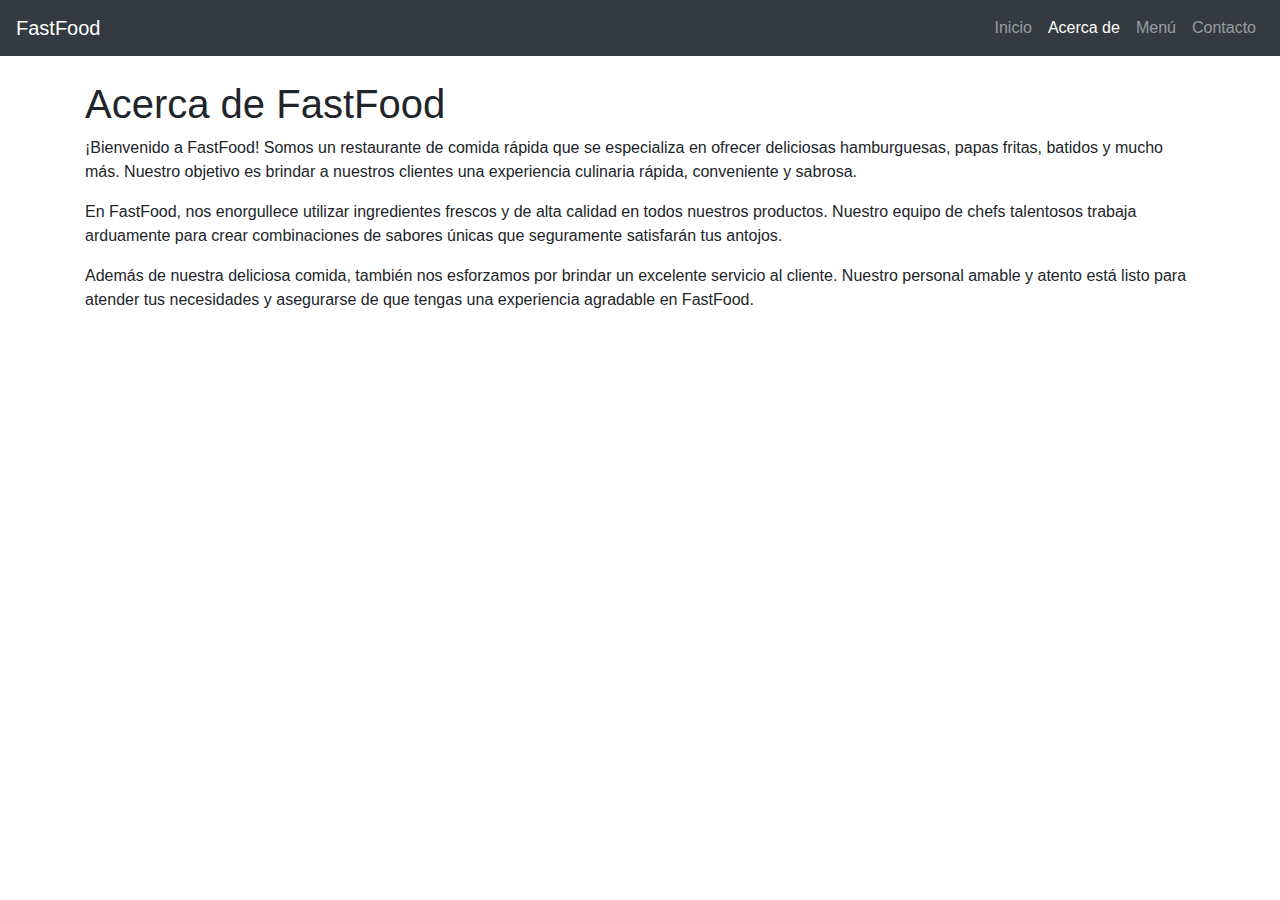
<file: Proyecto FastFood/AcercaDe.html>
<!DOCTYPE html>
<html lang="es">
<head>
    <meta charset="UTF-8">
    <meta name="viewport" content="width=device-width, initial-scale=1.0">
    <title>Acerca de</title>
    <link rel="stylesheet" href="https://stackpath.bootstrapcdn.com/bootstrap/4.5.2/css/bootstrap.min.css">
</head>
<body>
    <nav class="navbar navbar-expand-lg navbar-dark bg-dark">
        <a class="navbar-brand" href="#">FastFood</a>
        <button class="navbar-toggler" type="button" data-toggle="collapse" data-target="#navbarNav" aria-controls="navbarNav" aria-expanded="false" aria-label="Toggle navigation">
            <span class="navbar-toggler-icon"></span>
        </button>
        <div class="collapse navbar-collapse" id="navbarNav">
            <ul class="navbar-nav ml-auto">
                <li class="nav-item">
                    <a class="nav-link" href="index.html">Inicio</a>
                </li>
                <li class="nav-item active">
                    <a class="nav-link" href="acercaDe.html">Acerca de</a>
                </li>
                <li class="nav-item">
                    <a class="nav-link" href="menu.html">Menú</a>
                </li>
                <li class="nav-item">
                    <a class="nav-link" href="contacto.html">Contacto</a>
                </li>
            </ul>
        </div>
    </nav>

    <div class="container mt-4">
        <h1>Acerca de FastFood</h1>
        <p>¡Bienvenido a FastFood! Somos un restaurante de comida rápida que se especializa en ofrecer deliciosas hamburguesas, papas fritas, batidos y mucho más. Nuestro objetivo es brindar a nuestros clientes una experiencia culinaria rápida, conveniente y sabrosa.</p>
        <p>En FastFood, nos enorgullece utilizar ingredientes frescos y de alta calidad en todos nuestros productos. Nuestro equipo de chefs talentosos trabaja arduamente para crear combinaciones de sabores únicas que seguramente satisfarán tus antojos.</p>
        <p>Además de nuestra deliciosa comida, también nos esforzamos por brindar un excelente servicio al cliente. Nuestro personal amable y atento está listo para atender tus necesidades y asegurarse de que tengas una experiencia agradable en FastFood.</p>
    </div>

    <script src="https://code.jquery.com/jquery-3.5.1.slim.min.js"></script>
    <script src="https://cdn.jsdelivr.net/npm/@popperjs/core@2.5.4/dist/umd/popper.min.js"></script>
    <script src="https://stackpath.bootstrapcdn.com/bootstrap/4.5.2/js/bootstrap.min.js"></script>
</body>
</html>
</file>
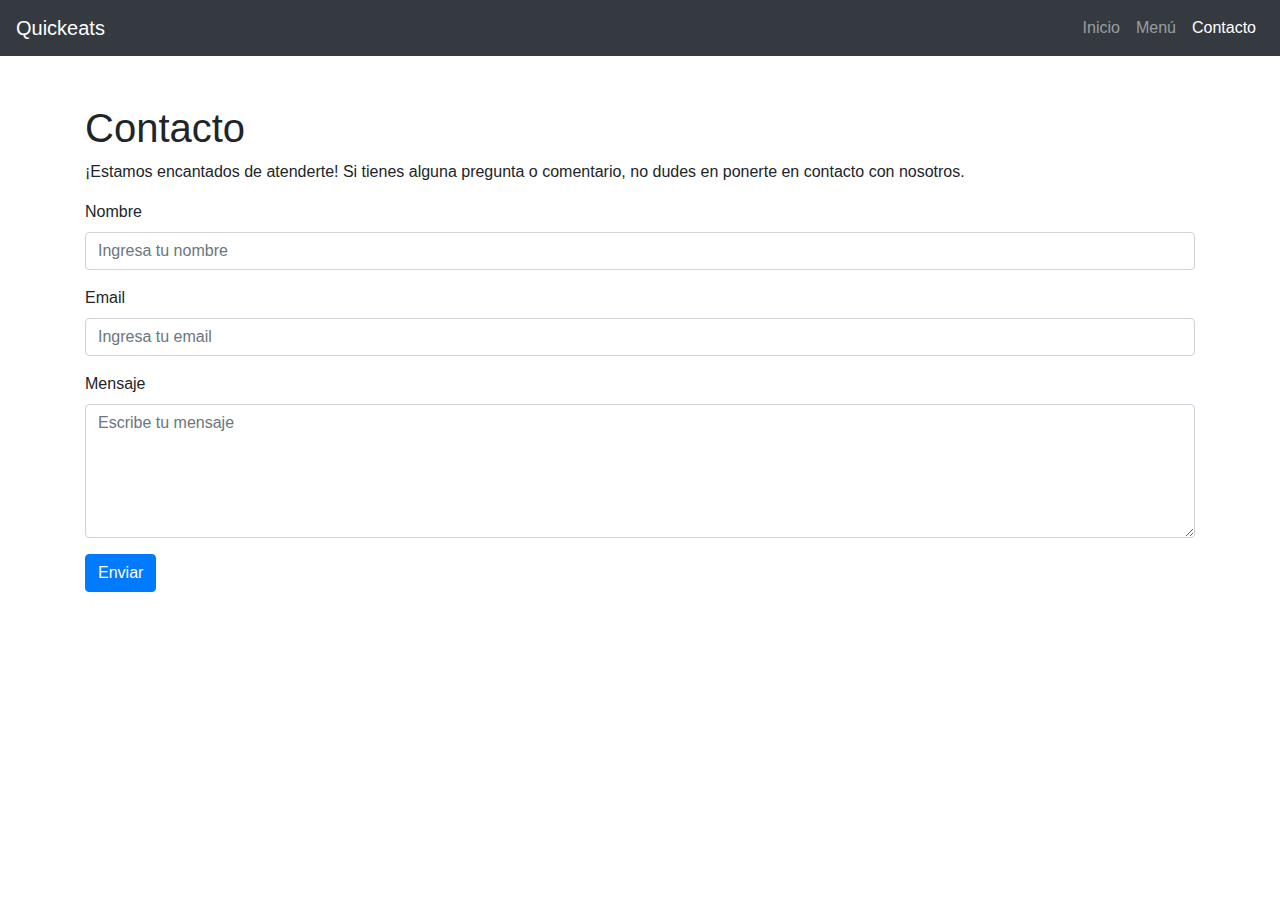
<file: Proyecto FastFood/Contacto.html>
<!DOCTYPE html>
<html lang="en">
<head>
    <meta charset="UTF-8">
    <meta name="viewport" content="width=device-width, initial-scale=1.0">
    <title>Contacto - Quickeats</title>
    <link rel="stylesheet" href="https://stackpath.bootstrapcdn.com/bootstrap/4.5.2/css/bootstrap.min.css">
</head>
<body>
    <nav class="navbar navbar-expand-lg navbar-dark bg-dark">
        <a class="navbar-brand" href="index.html">Quickeats</a>
        <button class="navbar-toggler" type="button" data-toggle="collapse" data-target="#navbarNav" aria-controls="navbarNav" aria-expanded="false" aria-label="Toggle navigation">
            <span class="navbar-toggler-icon"></span>
        </button>
        <div class="collapse navbar-collapse" id="navbarNav">
            <ul class="navbar-nav ml-auto">
                <li class="nav-item">
                    <a class="nav-link" href="index.html">Inicio</a>
                </li>
                <li class="nav-item">
                    <a class="nav-link" href="Menu.html">Menú</a>
                </li>
                <li class="nav-item active">
                    <a class="nav-link" href="Contacto.html">Contacto</a>
                </li>
            </ul>
        </div>
    </nav>

    <div class="container mt-5">
        <h1>Contacto</h1>
        <p>¡Estamos encantados de atenderte! Si tienes alguna pregunta o comentario, no dudes en ponerte en contacto con nosotros.</p>
        <form>
            <div class="form-group">
                <label for="nombre">Nombre</label>
                <input type="text" class="form-control" id="nombre" placeholder="Ingresa tu nombre">
            </div>
            <div class="form-group">
                <label for="email">Email</label>
                <input type="email" class="form-control" id="email" placeholder="Ingresa tu email">
            </div>
            <div class="form-group">
                <label for="mensaje">Mensaje</label>
                <textarea class="form-control" id="mensaje" rows="5" placeholder="Escribe tu mensaje"></textarea>
            </div>
            <button type="submit" class="btn btn-primary">Enviar</button>
        </form>
    </div>

    <script src="https://code.jquery.com/jquery-3.5.1.slim.min.js"></script>
    <script src="https://cdn.jsdelivr.net/npm/@popperjs/core@2.5.3/dist/umd/popper.min.js"></script>
    <script src="https://stackpath.bootstrapcdn.com/bootstrap/4.5.2/js/bootstrap.min.js"></script>
</body>
</html>
</file>
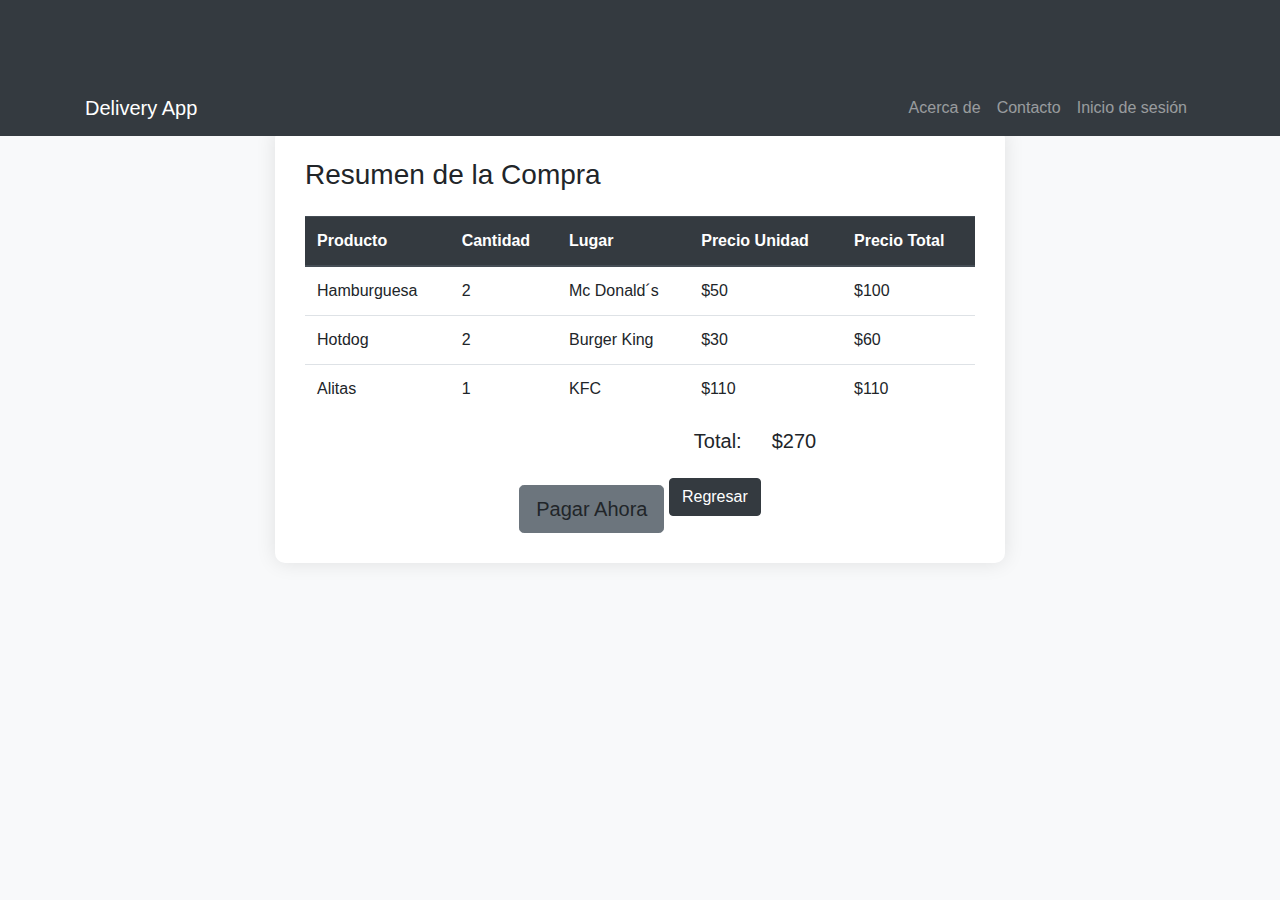
<file: Proyecto FastFood/Cuenta.html>
<!DOCTYPE html>
<html lang="en">
<head>
    <meta charset="UTF-8">
    <meta name="viewport" content="width=device-width, initial-scale=1.0">
    <title>Cuenta Final</title>
    <!-- Bootstrap CSS -->
    <link href="https://maxcdn.bootstrapcdn.com/bootstrap/4.5.2/css/bootstrap.min.css" rel="stylesheet">
    <!-- Custom CSS -->
    <style>
        body {
            background-color: #f8f9fa;
        }
        .container {
            padding-top: 80px;
        }
        .btn-custom {
            background-color: #6c757d;
            border-color: #6c757d;
        }
        .btn-custom:hover {
            background-color: #5a6268;
            border-color: #545b62;
        }
        .total-container {
            background-color: #ffffff;
            padding: 30px;
            border-radius: 10px;
            box-shadow: 0px 0px 20px rgba(0, 0, 0, 0.1);
        }
    </style>
</head>
<body>
    <!-- Navbar -->
    <nav class="navbar navbar-expand-lg navbar-dark bg-dark fixed-top">
        <div class="container">
            <a class="navbar-brand" href="Menu.html">Delivery App</a>
            <button class="navbar-toggler" type="button" data-toggle="collapse" data-target="#navbarSupportedContent" aria-controls="navbarSupportedContent" aria-expanded="false" aria-label="Toggle navigation">
                <span class="navbar-toggler-icon"></span>
            </button>
    
            <div class="collapse navbar-collapse" id="navbarSupportedContent">
                <ul class="navbar-nav ml-auto">
                    <li class="nav-item">
                        <a class="nav-link" href="#">Acerca de</a>
                    </li>
                    <li class="nav-item">
                        <a class="nav-link" href="#">Contacto</a>
                    </li>
                    <li class="nav-item">
                        <a class="nav-link" href="login.html">Inicio de sesión</a>
                    </li>
                </ul>
            </div>
        </div>
    </nav>

    <div class="container mt-5">
        <div class="row justify-content-center">
            <div class="col-md-8">
                <div class="total-container">
                    <h3 class="mb-4">Resumen de la Compra</h3>
                    <table class="table">
                        <thead class="thead-dark">
                            <tr>
                                <th scope="col">Producto</th>
                                <th scope="col">Cantidad</th>
                                <th scope="col">Lugar</th>
                                <th scope="col">Precio Unidad</th>
                                <th scope="col">Precio Total</th>
                            </tr>
                        </thead>
                        <tbody>
                            <tr>
                                <td>Hamburguesa</td>
                                <td>2</td>
                                <td>Mc Donald´s</td>
                                <td>$50</td>
                                <td>$100</td>
                            </tr>
                            <tr>
                                <td>Hotdog</td>
                                <td>2</td>
                                <td>Burger King</td>
                                <td>$30</td>
                                <td>$60</td>
                            </tr>
                            <tr>
                                <td>Alitas</td>
                                <td>1</td>
                                <td>KFC</td>
                                <td>$110</td>
                                <td>$110</td>
                            </tr>
                        </tbody>
                    </table>
                    <div class="row justify-content-end">
                        <div class="col-md-4">
                            <h5 class="text-right">Total:</h5>
                        </div>
                        <div class="col-md-4">
                            <h5>$270</h5>
                        </div>
                    </div>
                    <div class="text-center">
                        <button type="button" class="btn btn-lg btn-custom mt-4" data-toggle="modal" data-target="#totalModal">Pagar Ahora</button>
        <a href="CarritoRestaurant.html" class="btn btn-dark"">Regresar</a>

                    </div>
                </div>
            </div>
        </div>
    </div>

    <!-- Modal -->
    <div class="modal fade" id="totalModal" tabindex="-1" role="dialog" aria-labelledby="totalModalLabel" aria-hidden="true">
        <div class="modal-dialog" role="document">
            <div class="modal-content">
                <div class="modal-header">
                    <h5 class="modal-title" id="totalModalLabel">Total de la Compra</h5>
                    <button type="button" class="close" data-dismiss="modal" aria-label="Close">
                        <span aria-hidden="true">&times;</span>
                    </button>
                </div>
                <div class="modal-body">
                    <h4 class="text-center">Gracias por tu compra!</h4>
                    <p class="text-center">El total de la compra es: $270</p>
                </div>
                <div class="modal-footer">
                    <button type="button" class="btn btn-secondary" data-dismiss="modal">Cerrar</button>
                </div>
            </div>
        </div>
    </div>

    <!-- Bootstrap JS -->
    <script src="https://ajax.googleapis.com/ajax/libs/jquery/3.5.1/jquery.min.js"></script>
    <script src="https://cdnjs.cloudflare.com/ajax/libs/popper.js/1.16.0/umd/popper.min.js"></script>
    <script src="https://maxcdn.bootstrapcdn.com/bootstrap/4.5.2/js/bootstrap.min.js"></script>
</body>
</html>
</file>
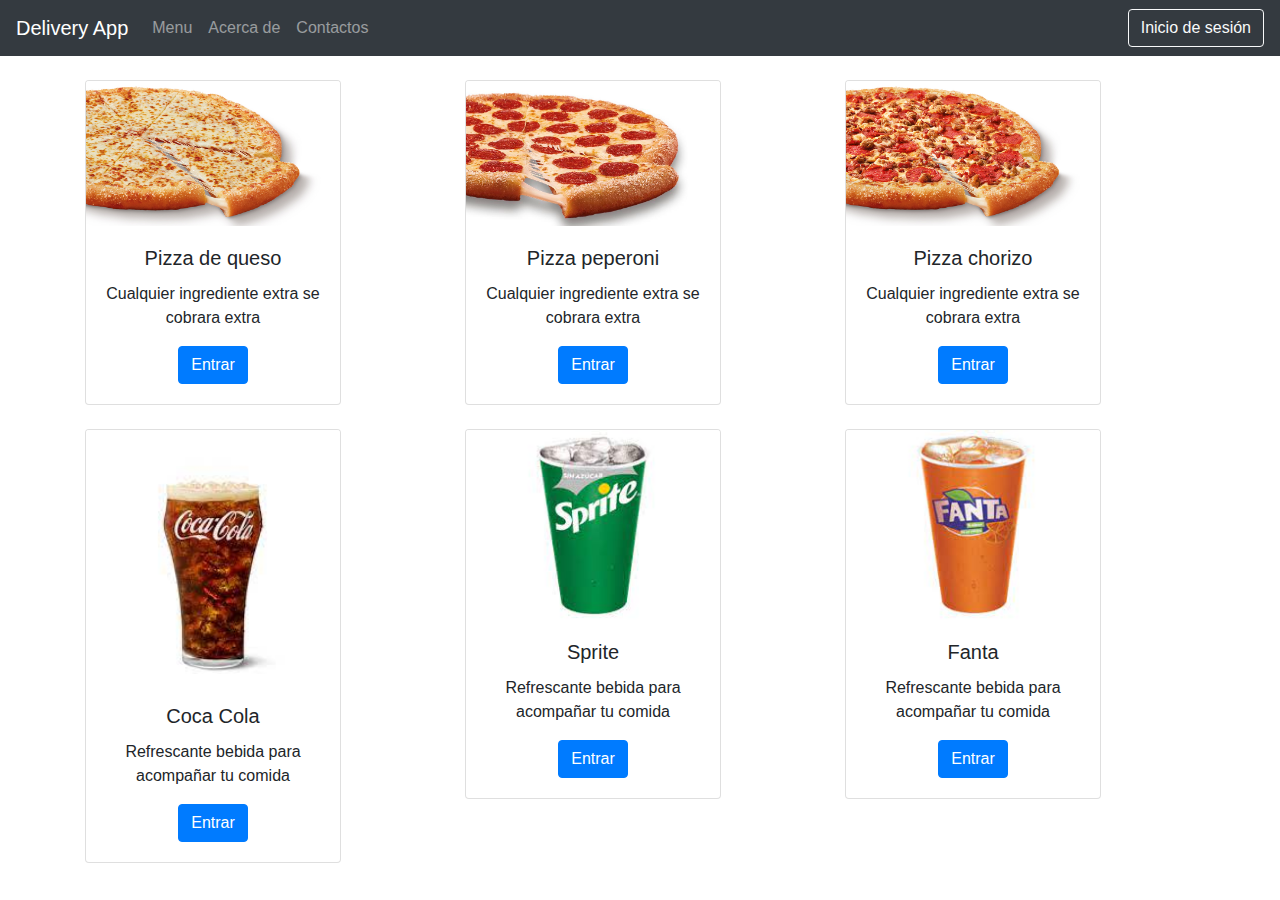
<file: Proyecto FastFood/MenoPizza.html>
<!DOCTYPE html>
<html lang="en">
<head>
    <meta charset="UTF-8">
    <meta name="viewport" content="width=device-width, initial-scale=1.0">
    <title>Menu Little Ceasars</title>
    <!-- Bootstrap CSS -->
    <link href="https://maxcdn.bootstrapcdn.com/bootstrap/4.5.2/css/bootstrap.min.css" rel="stylesheet">
    <!-- Custom CSS -->
    <link href="css/styles.css" rel="stylesheet">
</head>
<body>

    <!-- Navbar -->
    <nav class="navbar navbar-expand-lg navbar-dark bg-dark fixed-top">
    <a class="navbar-brand" href="Menu.html">Delivery App</a>
    <button class="navbar-toggler" type="button" data-toggle="collapse" data-target="#navbarSupportedContent" aria-controls="navbarSupportedContent" aria-expanded="false" aria-label="Toggle navigation">
      <span class="navbar-toggler-icon"></span>
    </button>
  
    <div class="collapse navbar-collapse" id="navbarSupportedContent">
        <ul class="navbar-nav mr-auto">
            <li class="nav-item">
              <a class="nav-link" href="Menu.html">Menu</a>
            </li>
            <li class="nav-item">
              <a class="nav-link" href="#">Acerca de</a>
            </li>
            <li class="nav-item">
              <a class="nav-link" href="#">Contactos</a>
            </li>
          </ul>
      <a class="btn btn-outline-light my-2 my-sm-0" href="login.html">Inicio de sesión</a>
    </div>
    </nav>


    <br>
    <div class="container text-center">
        <div class="row align-items-start">
          <div class="col">
            <div class="card" style="width: 16rem;">
                <img src="IMG/Pizza 2.jpg" class="card-img-top" width="100">
                <div class="card-body">
                  <h5 class="card-title">Pizza de queso</h5>
                  <p class="card-text">Cualquier ingrediente extra se cobrara extra</p>
                  <a href="CarritoRestaurant.html" class="btn btn-primary">Entrar</a>
                    </div>
                </div>
            </div>
          <div class="col">
            <div class="card" style="width: 16rem;">
                <img src="IMG/Pizza 1.jpg" class="card-img-top" width="100">
                <div class="card-body">
                  <h5 class="card-title">Pizza peperoni</h5>
                  <p class="card-text">Cualquier ingrediente extra se cobrara extra</p>
                  <a href="CarritoRestaurant.html" class="btn btn-primary">Entrar</a>
                </div>
              </div>
            </div>
          <div class="col">
            <div class="card" style="width: 16rem;">
                <img src="IMG/Pizza 3.jpg" class="card-img-top" width="100">
                <div class="card-body">
                  <h5 class="card-title">Pizza chorizo</h5>
                  <p class="card-text">Cualquier ingrediente extra se cobrara extra</p>
                  <a href="CarritoRestaurant.html" class="btn btn-primary">Entrar</a>
                </div>
              </div>
            </div>
          </div>
        </div>
      </div>
      <br>

      <div class="container text-center">
        <div class="row align-items-start">
          <div class="col">
            <div class="card" style="width: 16rem;">
                <img src="IMG/Coca.jpg" class="card-img-top" width="100">
                <div class="card-body">
                  <h5 class="card-title">Coca Cola</h5>
                  <p class="card-text">Refrescante bebida para acompañar tu comida</p>
                  <a href="CarritoRestaurant.html" class="btn btn-primary">Entrar</a>
                    </div>
                </div>
            </div>
          <div class="col">
            <div class="card" style="width: 16rem;">
                <img src="IMG/Sprite.jpg" class="card-img-top" width="100">
                <div class="card-body">
                  <h5 class="card-title">Sprite</h5>
                  <p class="card-text">Refrescante bebida para acompañar tu comida</p>
                  <a href="CarritoRestaurant.html" class="btn btn-primary">Entrar</a>
                </div>
              </div>
            </div>
          <div class="col">
            <div class="card" style="width: 16rem;">
                <img src="IMG/Fanta.jpg" class="card-img-top" width="100">
                <div class="card-body">
                  <h5 class="card-title">Fanta</h5>
                  <p class="card-text">Refrescante bebida para acompañar tu comida</p>
                  <a href="CarritoRestaurant.html" class="btn btn-primary">Entrar</a>
                </div>
              </div>
            </div>
          </div>
        </div>
      </div>







    <!-- Bootstrap JS -->


<script src="https://ajax.googleapis.com/ajax/libs/jquery/3.5.1/jquery.min.js"></script>
<script src="https://cdnjs.cloudflare.com/ajax/libs/popper.js/1.16.0/umd/popper.min.js"></script>
<script src="https://maxcdn.bootstrapcdn.com/bootstrap/4.5.2/js/bootstrap.min.js"></script>
</body>
</html>
</file>
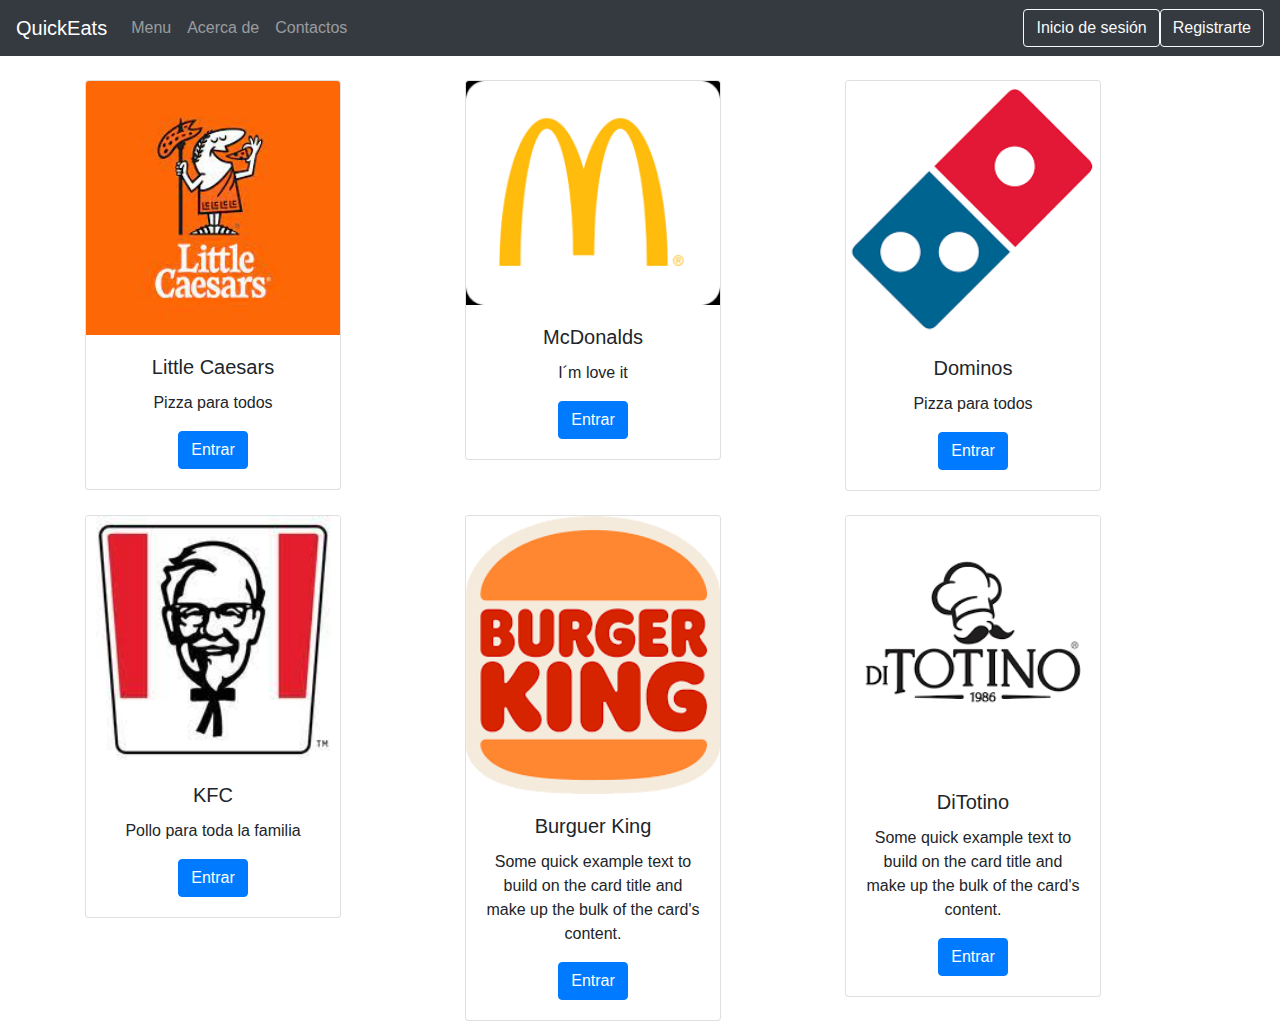
<file: Proyecto FastFood/Menu.html>
<!DOCTYPE html>
<html lang="en">
<head>
    <meta charset="UTF-8">
    <meta name="viewport" content="width=device-width, initial-scale=1.0">
    <title>Menu</title>
    <!-- Bootstrap CSS -->
    <link href="https://maxcdn.bootstrapcdn.com/bootstrap/4.5.2/css/bootstrap.min.css" rel="stylesheet">
    <!-- Custom CSS -->
    <link href="css/styles.css" rel="stylesheet">
</head>
<body>
    <!-- Navbar -->
    <nav class="navbar navbar-expand-lg navbar-dark bg-dark fixed-top">
    <a class="navbar-brand" href="index.html">QuickEats</a>
    <button class="navbar-toggler" type="button" data-toggle="collapse" data-target="#navbarSupportedContent" aria-controls="navbarSupportedContent" aria-expanded="false" aria-label="Toggle navigation">
      <span class="navbar-toggler-icon"></span>
    </button>
  
    <div class="collapse navbar-collapse" id="navbarSupportedContent">
      <ul class="navbar-nav mr-auto">
        <li class="nav-item">
          <a class="nav-link" href="Menu.html">Menu</a>
        </li>
        <li class="nav-item">
          <a class="nav-link" href="AcercaDe.html">Acerca de</a>
        </li>
        <li class="nav-item">
          <a class="nav-link" href="#">Contactos</a>
        </li>
      </ul>
      <a class="btn btn-outline-light my-2 my-sm-0" href="login.html">Inicio de sesión</a>
      <a class="btn btn-outline-light my-2 my-sm-0" href="Registro.html">Registrarte</a>
    </div>
    </nav>
    

    <br>
    <div class="container text-center">
        <div class="row align-items-start">
          <div class="col">
            <div class="card" style="width: 16rem;">
                <img src="IMG/cesar.jpg" class="card-img-top" width="100">
                <div class="card-body">
                  <h5 class="card-title">Little Caesars</h5>
                  <p class="card-text">Pizza para todos</p>
                  <a href="MenoPizza.html" class="btn btn-primary">Entrar</a>
                  
                    </div>
                </div>
            </div>
          <div class="col">
            <div class="card" style="width: 16rem;">
                <img src="IMG/MAC.png" class="card-img-top" width="100">
                <div class="card-body">
                  <h5 class="card-title">McDonalds</h5>
                  <p class="card-text">I´m love it</p>
                  <a href="MenuMcDonals.html" class="btn btn-primary">Entrar</a>
                </div>
              </div>
            </div>
          <div class="col">
            <div class="card" style="width: 16rem;">
                <img src="IMG/Dominos.png" class="card-img-top" width="100">
                <div class="card-body">
                  <h5 class="card-title">Dominos</h5>
                  <p class="card-text">Pizza para todos</p>
                  <a href="MenoPizza.html" class="btn btn-primary">Entrar</a>
                </div>
              </div>
            </div>
          </div>
        </div>
      </div>
      <br>


      <div class="container text-center">
        <div class="row align-items-start">
          <div class="col">
            <div class="card" style="width: 16rem;">
                <img src="IMG/KFC.jpg" class="card-img-top" width="100">
                <div class="card-body">
                  <h5 class="card-title">KFC</h5>
                  <p class="card-text">Pollo para toda la familia</p>
                  <a href="MenuKfc.html" class="btn btn-primary">Entrar</a>
                    </div>
                </div>
            </div>
          <div class="col">
            <div class="card" style="width: 16rem;">
                <img src="IMG/King.png" class="card-img-top" width="100">
                <div class="card-body">
                  <h5 class="card-title">Burguer King</h5>
                  <p class="card-text">Some quick example text to build on the card title and make up the bulk of the card's content.</p>
                  <a href="MenuKfc.html" class="btn btn-primary">Entrar</a>
                </div>
              </div>
            </div>
          <div class="col">
            <div class="card" style="width: 16rem;">
                <img src="IMG/totino.png" class="card-img-top" width="100">
                <div class="card-body">
                  <h5 class="card-title">DiTotino</h5>
                  <p class="card-text">Some quick example text to build on the card title and make up the bulk of the card's content.</p>
                  <a href="MenuMcDonals.html" class="btn btn-primary">Entrar</a>
                </div>
              </div>
            </div>
          </div>
        </div>
      </div>







    <!-- Bootstrap JS -->
<script src="https://ajax.googleapis.com/ajax/libs/jquery/3.5.1/jquery.min.js"></script>
<script src="https://cdnjs.cloudflare.com/ajax/libs/popper.js/1.16.0/umd/popper.min.js"></script>
<script src="https://maxcdn.bootstrapcdn.com/bootstrap/4.5.2/js/bootstrap.min.js"></script>
</body>
</html>
</file>
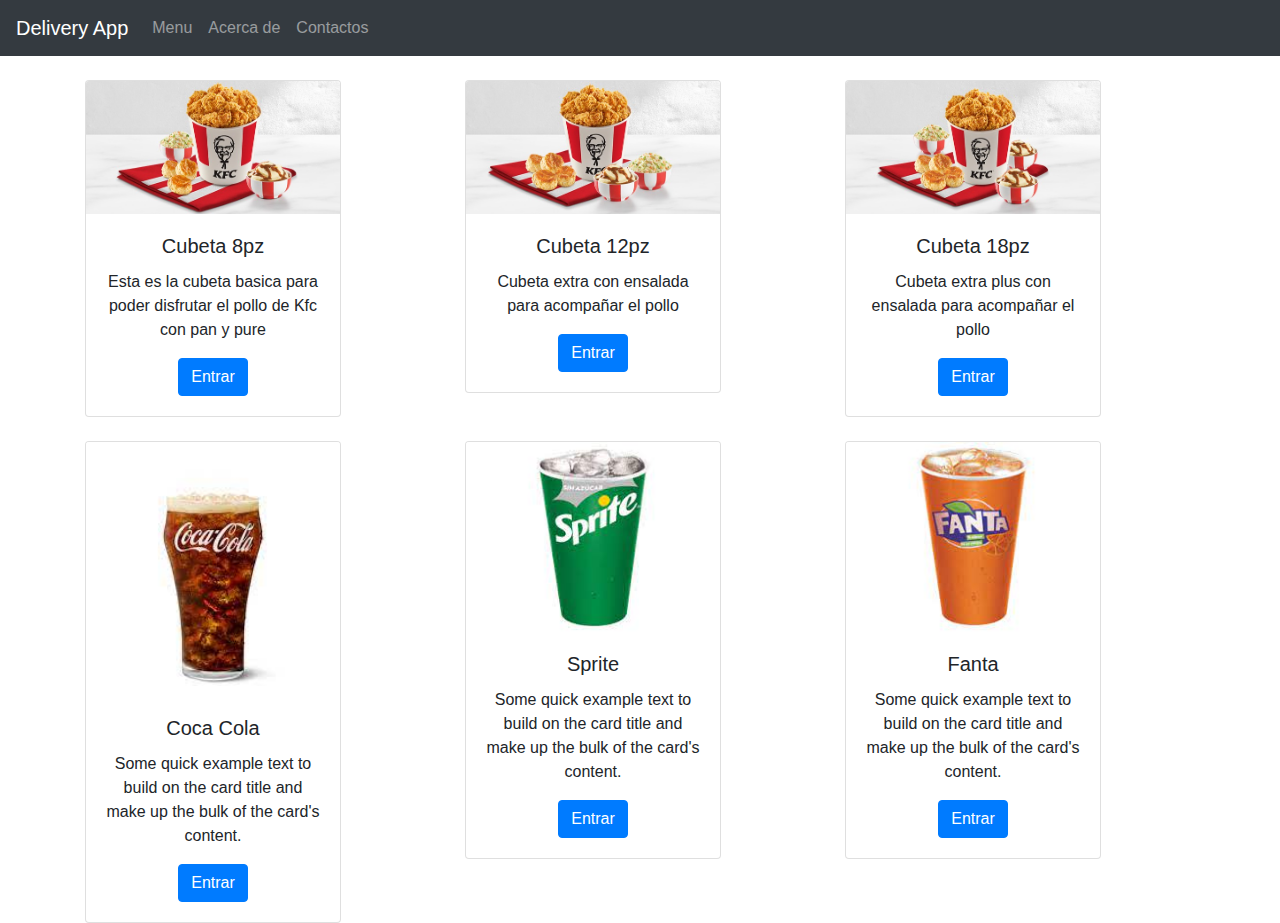
<file: Proyecto FastFood/MenuKfc.html>
<!DOCTYPE html>
<html lang="en">
<head>
    <meta charset="UTF-8">
    <meta name="viewport" content="width=device-width, initial-scale=1.0">
    <title>Delivery App Menu McDonalds</title>
    <!-- Bootstrap CSS -->
    <link href="https://maxcdn.bootstrapcdn.com/bootstrap/4.5.2/css/bootstrap.min.css" rel="stylesheet">
    <!-- Custom CSS -->
    <link href="css/styles.css" rel="stylesheet">
</head>
<body>
    <!-- Navbar -->
    <nav class="navbar navbar-expand-lg navbar-dark bg-dark fixed-top">
    <a class="navbar-brand" href="Menu.html">Delivery App</a>
    <button class="navbar-toggler" type="button" data-toggle="collapse" data-target="#navbarSupportedContent" aria-controls="navbarSupportedContent" aria-expanded="false" aria-label="Toggle navigation">
      <span class="navbar-toggler-icon"></span>
    </button>
  
    <div class="collapse navbar-collapse" id="navbarSupportedContent">
        <ul class="navbar-nav mr-auto">
            <li class="nav-item">
              <a class="nav-link" href="Menu.html">Menu</a>
            </li>
            <li class="nav-item">
              <a class="nav-link" href="#">Acerca de</a>
            </li>
            <li class="nav-item">
              <a class="nav-link" href="#">Contactos</a>
            </li>
          </ul>
    </div>
    </nav>


    <br>
    <div class="container text-center">
        <div class="row align-items-start">
          <div class="col">
            <div class="card" style="width: 16rem;">
                <img src="IMG/Pollo1.jpeg" class="card-img-top" width="100">
                <div class="card-body">
                  <h5 class="card-title">Cubeta 8pz</h5>
                  <p class="card-text">Esta es la cubeta basica para poder disfrutar el pollo de Kfc con pan y pure</p>
                  <a href="CarritoRestaurant.html" class="btn btn-primary">Entrar</a>
                    </div>
                </div>
            </div>
          <div class="col">
            <div class="card" style="width: 16rem;">
                <img src="IMG/Pollo2.jpeg" class="card-img-top" width="100">
                <div class="card-body">
                  <h5 class="card-title">Cubeta 12pz</h5>
                  <p class="card-text">Cubeta extra  con ensalada para acompañar el pollo</p>
                  <a href="CarritoRestaurant.html" class="btn btn-primary">Entrar</a>
                </div>
              </div>
            </div>
          <div class="col">
            <div class="card" style="width: 16rem;">
                <img src="IMG/Pollo3.jpeg" class="card-img-top" width="100">
                <div class="card-body">
                  <h5 class="card-title">Cubeta 18pz</h5>
                  <p class="card-text">Cubeta extra plus  con ensalada para acompañar el pollo</p>
                  <a href="CarritoRestaurant.html" class="btn btn-primary">Entrar</a>
                </div>
              </div>
            </div>
          </div>
        </div>
      </div>
      <br>


      <div class="container text-center">
        <div class="row align-items-start">
          <div class="col">
            <div class="card" style="width: 16rem;">
                <img src="IMG/Coca.jpg" class="card-img-top" width="100">
                <div class="card-body">
                  <h5 class="card-title">Coca Cola</h5>
                  <p class="card-text">Some quick example text to build on the card title and make up the bulk of the card's content.</p>
                  <a href="CarritoRestaurant.html" class="btn btn-primary">Entrar</a>
                    </div>
                </div>
            </div>
          <div class="col">
            <div class="card" style="width: 16rem;">
                <img src="IMG/Sprite.jpg" class="card-img-top" width="100">
                <div class="card-body">
                  <h5 class="card-title">Sprite</h5>
                  <p class="card-text">Some quick example text to build on the card title and make up the bulk of the card's content.</p>
                  <a href="CarritoRestaurant.html" class="btn btn-primary">Entrar</a>
                </div>
              </div>
            </div>
          <div class="col">
            <div class="card" style="width: 16rem;">
                <img src="IMG/Fanta.jpg" class="card-img-top" width="100">
                <div class="card-body">
                  <h5 class="card-title">Fanta</h5>
                  <p class="card-text">Some quick example text to build on the card title and make up the bulk of the card's content.</p>
                  <a href="CarritoRestaurant.html" class="btn btn-primary">Entrar</a>
                </div>
              </div>
            </div>
          </div>
        </div>
      </div>







    <!-- Bootstrap JS -->
<script src="https://ajax.googleapis.com/ajax/libs/jquery/3.5.1/jquery.min.js"></script>
<script src="https://cdnjs.cloudflare.com/ajax/libs/popper.js/1.16.0/umd/popper.min.js"></script>
<script src="https://maxcdn.bootstrapcdn.com/bootstrap/4.5.2/js/bootstrap.min.js"></script>
</body>
</html>
</file>
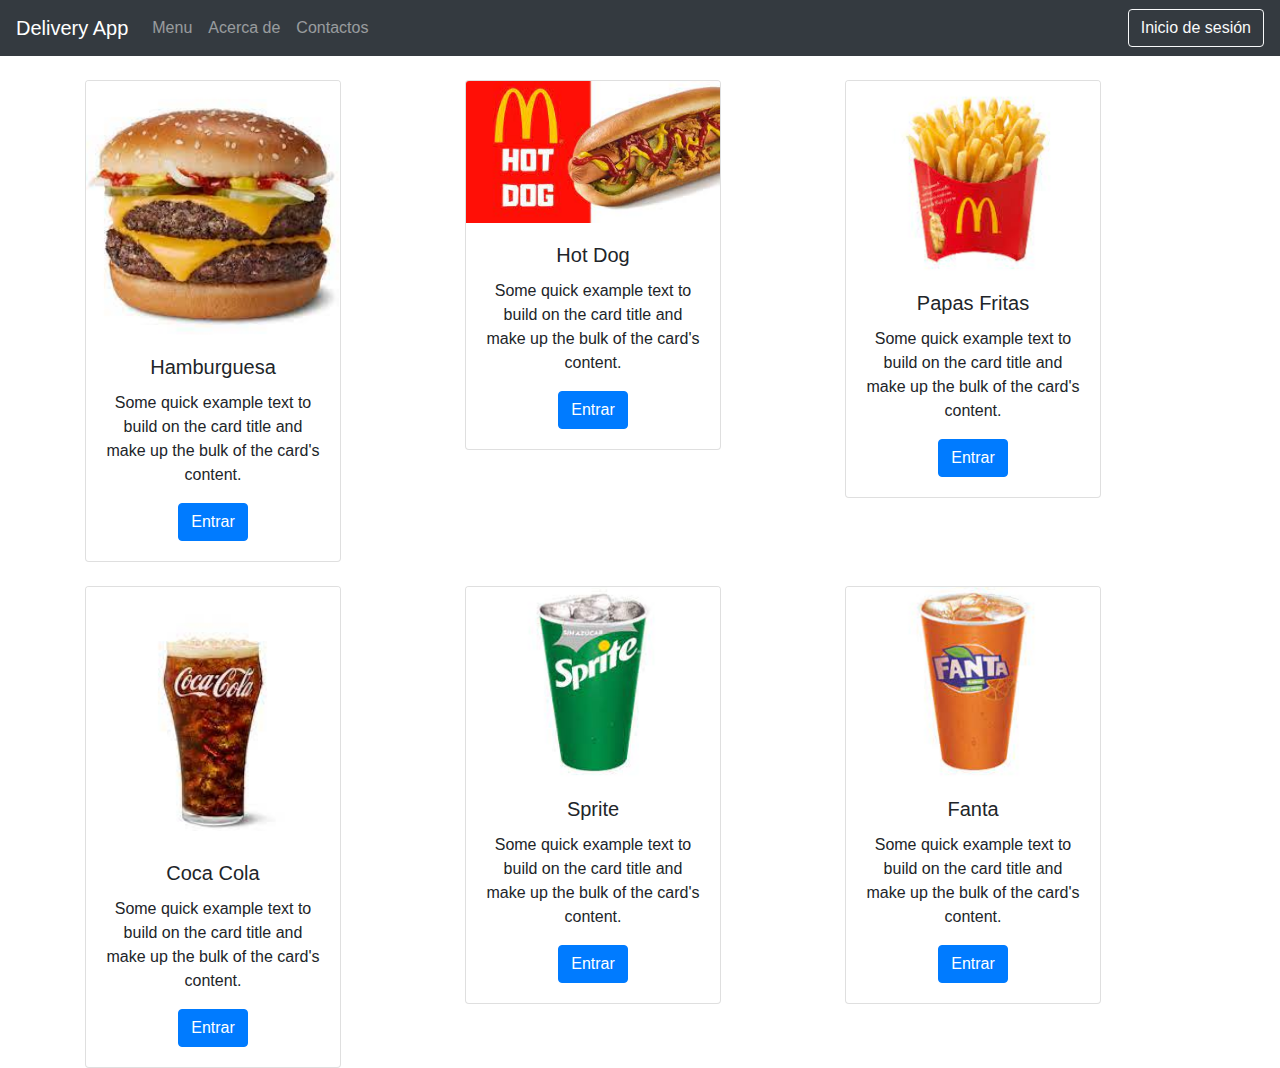
<file: Proyecto FastFood/MenuMcDonals.html>
<!DOCTYPE html>
<html lang="en">
<head>
    <meta charset="UTF-8">
    <meta name="viewport" content="width=device-width, initial-scale=1.0">
    <title>Delivery App Menu McDonalds</title>
    <!-- Bootstrap CSS -->
    <link href="https://maxcdn.bootstrapcdn.com/bootstrap/4.5.2/css/bootstrap.min.css" rel="stylesheet">
    <!-- Custom CSS -->
    <link href="css/styles.css" rel="stylesheet">
</head>
<body>
    <!-- Navbar -->
    <nav class="navbar navbar-expand-lg navbar-dark bg-dark fixed-top">
    <a class="navbar-brand" href="Menu.html">Delivery App</a>
    <button class="navbar-toggler" type="button" data-toggle="collapse" data-target="#navbarSupportedContent" aria-controls="navbarSupportedContent" aria-expanded="false" aria-label="Toggle navigation">
      <span class="navbar-toggler-icon"></span>
    </button>
  
    <div class="collapse navbar-collapse" id="navbarSupportedContent">
        <ul class="navbar-nav mr-auto">
            <li class="nav-item">
              <a class="nav-link" href="Menu.html">Menu</a>
            </li>
            <li class="nav-item">
              <a class="nav-link" href="#">Acerca de</a>
            </li>
            <li class="nav-item">
              <a class="nav-link" href="#">Contactos</a>
            </li>
          </ul>
      <a class="btn btn-outline-light my-2 my-sm-0" href="login.html">Inicio de sesión</a>
    </div>
    </nav>


    <br>
    <div class="container text-center">
        <div class="row align-items-start">
          <div class="col">
            <div class="card" style="width: 16rem;">
                <img src="IMG/HAMBURGUESA.jpg" class="card-img-top" width="100">
                <div class="card-body">
                  <h5 class="card-title">Hamburguesa</h5>
                  <p class="card-text">Some quick example text to build on the card title and make up the bulk of the card's content.</p>
                  <a href="CarritoRestaurant.html" class="btn btn-primary">Entrar</a>
                    </div>
                </div>
            </div>
          <div class="col">
            <div class="card" style="width: 16rem;">
                <img src="IMG/HOTDOG.jpg" class="card-img-top" width="100">
                <div class="card-body">
                  <h5 class="card-title">Hot Dog</h5>
                  <p class="card-text">Some quick example text to build on the card title and make up the bulk of the card's content.</p>
                  <a href="CarritoRestaurant.html" class="btn btn-primary">Entrar</a>
                </div>
              </div>
            </div>
          <div class="col">
            <div class="card" style="width: 16rem;">
                <img src="IMG/PAPAS.jpg" class="card-img-top" width="100">
                <div class="card-body">
                  <h5 class="card-title">Papas Fritas</h5>
                  <p class="card-text">Some quick example text to build on the card title and make up the bulk of the card's content.</p>
                  <a href="CarritoRestaurant.html" class="btn btn-primary">Entrar</a>
                </div>
              </div>
            </div>
          </div>
        </div>
      </div>
      <br>


      <div class="container text-center">
        <div class="row align-items-start">
          <div class="col">
            <div class="card" style="width: 16rem;">
                <img src="IMG/Coca.jpg" class="card-img-top" width="100">
                <div class="card-body">
                  <h5 class="card-title">Coca Cola</h5>
                  <p class="card-text">Some quick example text to build on the card title and make up the bulk of the card's content.</p>
                  <a href="CarritoRestaurant.html" class="btn btn-primary">Entrar</a>
                    </div>
                </div>
            </div>
          <div class="col">
            <div class="card" style="width: 16rem;">
                <img src="IMG/Sprite.jpg" class="card-img-top" width="100">
                <div class="card-body">
                  <h5 class="card-title">Sprite</h5>
                  <p class="card-text">Some quick example text to build on the card title and make up the bulk of the card's content.</p>
                  <a href="CarritoRestaurant.html" class="btn btn-primary">Entrar</a>
                </div>
              </div>
            </div>
          <div class="col">
            <div class="card" style="width: 16rem;">
                <img src="IMG/Fanta.jpg" class="card-img-top" width="100">
                <div class="card-body">
                  <h5 class="card-title">Fanta</h5>
                  <p class="card-text">Some quick example text to build on the card title and make up the bulk of the card's content.</p>
                  <a href="CarritoRestaurant.html" class="btn btn-primary">Entrar</a>
                </div>
              </div>
            </div>
          </div>
        </div>
      </div>







    <!-- Bootstrap JS -->
<script src="https://ajax.googleapis.com/ajax/libs/jquery/3.5.1/jquery.min.js"></script>
<script src="https://cdnjs.cloudflare.com/ajax/libs/popper.js/1.16.0/umd/popper.min.js"></script>
<script src="https://maxcdn.bootstrapcdn.com/bootstrap/4.5.2/js/bootstrap.min.js"></script>
</body>
</html>
</file>
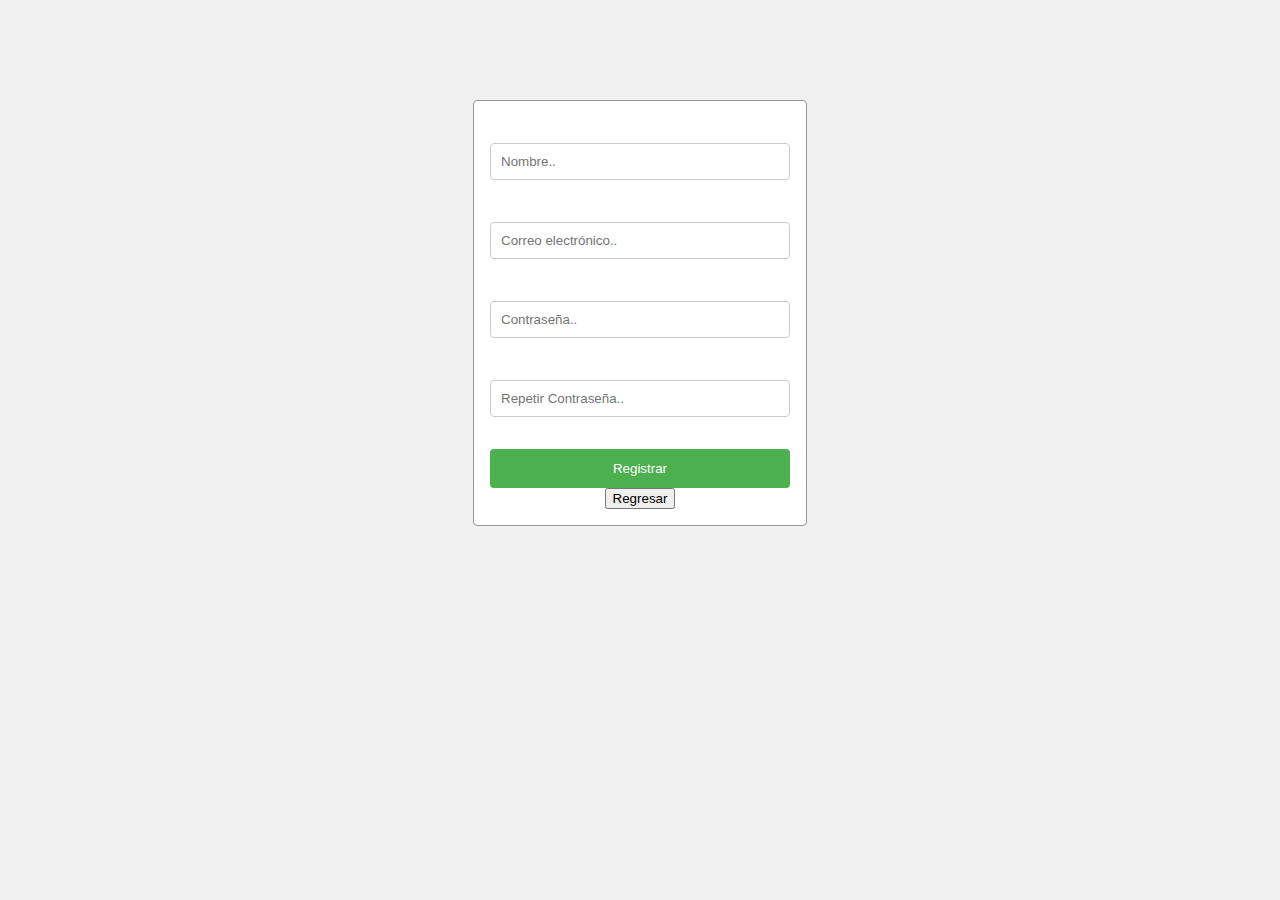
<file: Proyecto FastFood/Registro.html>
<!DOCTYPE html>
<html>
<head>
    <title>Registration Form</title>
    <link rel="stylesheet" href="css/Registro.css"> <!-- Cambiado el href -->
</head>
<body>
    <div class="form-container">
        <form action="login.html" method="post">
            <label for="fname">Nombre Completo:</label>
            <input type="text" id="fname" name="firstname" placeholder="Nombre.." required>

            <label for="email">Email:</label>
            <input type="email" id="email" name="email" placeholder="Correo electrónico.." required>

            <label for="pwd">Contraseña:</label>
            <input type="password" id="pwd" name="password" placeholder="Contraseña.." required>

            <label for="pwd-repeat">Repetir contraseña:</label>
            <input type="password" id="pwd-repeat" name="password-repeat" placeholder="Repetir Contraseña.." required>

            <input type="submit" value="Registrar">
    <button onclick="window.history.back()">Regresar</button>

        </form>
    </div>
    <script>
        document.querySelector('form').addEventListener('submit', function(event) {
            if (document.getElementById('pwd').value !== document.getElementById('pwd-repeat').value) {
                alert('Las contraseñas no coinciden');
                event.preventDefault();
            }
        });
    </script>
</body>
</html>
</file>
<file: Proyecto FastFood/css/styles.css>
/* Custom Styles */

  body {
    padding-top: 56px; /* Adjust based on navbar height */
  }
  
  footer {
    position: fixed;
    width: 100%;
    bottom: 0;
  }
  
  /* Additional custom styles can be added here */
/*
  form #img{
    background-image: url(../IMG/Fondo.jpg);
    background-size: cover;
    flex-direction: row;
    width: 100%;
    height: 180vh;
    background-position: center;
  }
  */
</file>
<file: Proyecto FastFood/css/Registro.css>
.form-container {
    background-color: red;
    color: white;
    padding: 12px 20px;
    margin-top: 16px;
    border: none;
    border-radius: 4px;
    cursor: pointer;
    width: 100%;
    text-align: center;
}
body {
    background-color: #f1f1f1;
}
.form-container {
    width: 300px;
    padding: 16px;
    background-color: white;
    margin: 0 auto;
    margin-top: 100px;
    border: 1px solid #979797;
    border-radius: 4px;
}
.form-container label {
    display: block;
    margin-bottom: 8px;
}
.form-container input[type="text"],
.form-container input[type="email"],
.form-container input[type="password"] {
    width: 100%;
    padding: 10px;
    margin-bottom: 16px;
    border: 1px solid #ccc;
    border-radius: 4px;
    box-sizing: border-box;
}
.form-container input[type="submit"] {
    background-color: #4CAF50;
    color: white;
    padding: 12px 20px;
    margin-top: 16px;
    border: none;
    border-radius: 4px;
    cursor: pointer;
    width: 100%;
}
.form-container input[type="submit"]:hover {
    background-color: #45a049;
}
</file>
